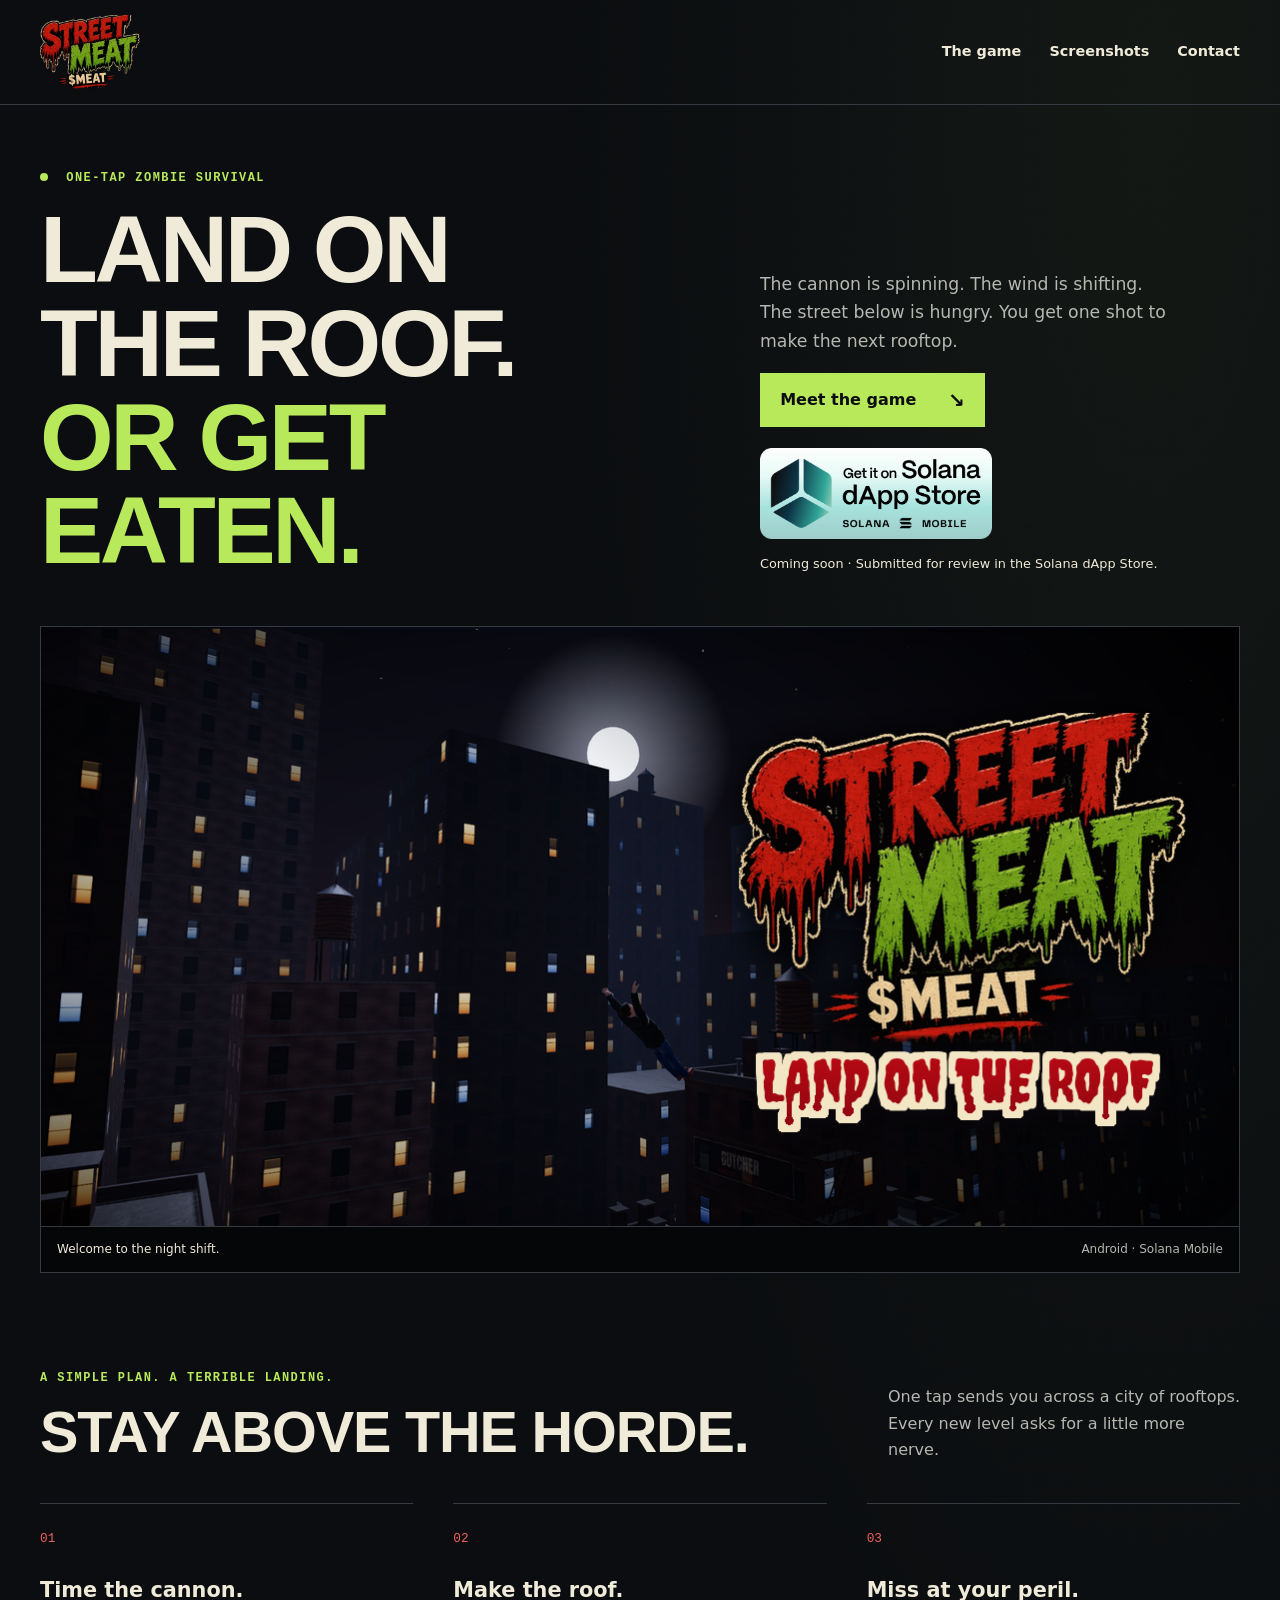
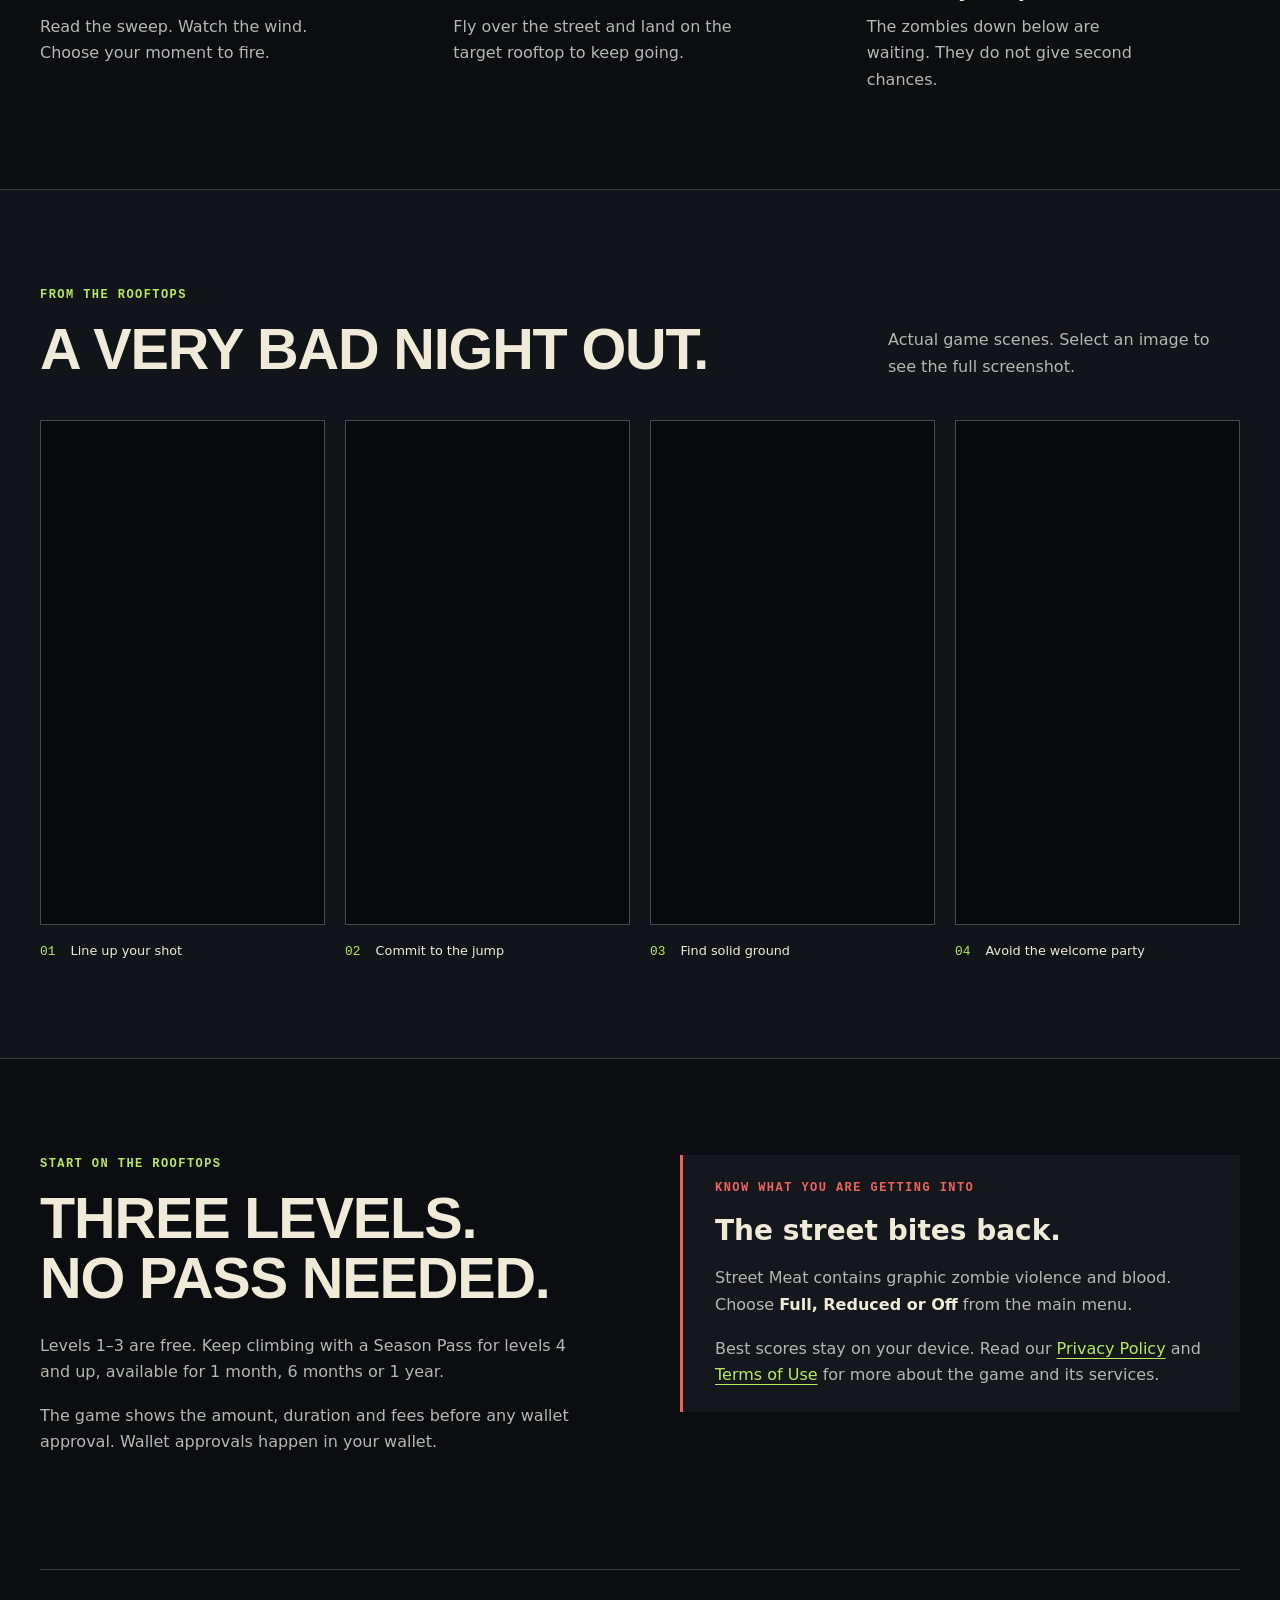
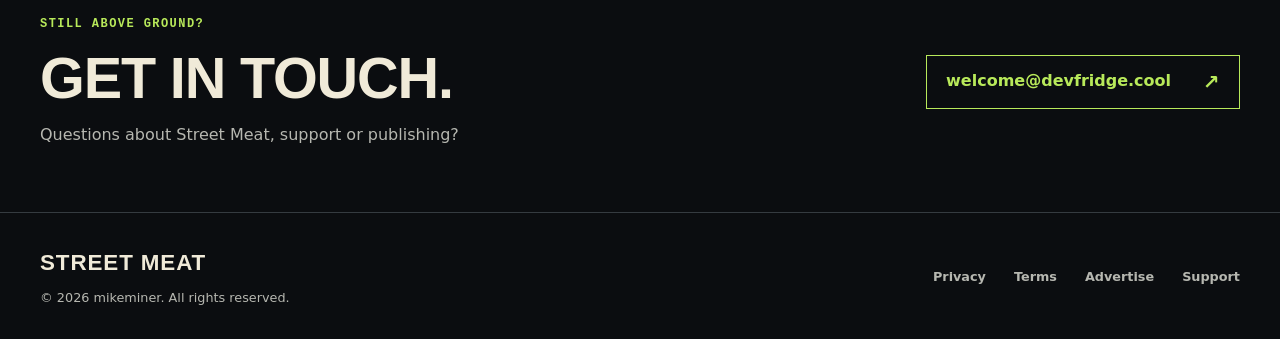
<file: docs/index.html>
<!doctype html>
<html lang="en">
<head>
  <meta charset="utf-8">
  <meta name="viewport" content="width=device-width, initial-scale=1">
  <meta name="color-scheme" content="dark">
  <meta name="theme-color" content="#0b0d10">
  <meta name="description" content="Street Meat: a one-tap zombie survival game for Solana Mobile. Time the cannon, land on the roof, and stay off the street.">
  <meta http-equiv="Content-Security-Policy" content="default-src 'none'; img-src 'self'; style-src 'self'; base-uri 'none'; form-action 'none'">
  <meta property="og:type" content="website">
  <meta property="og:title" content="Street Meat — Land on the roof. Or get eaten.">
  <meta property="og:description" content="One tap. One shot. A street full of zombies. Coming to the Solana dApp Store.">
  <meta property="og:url" content="https://streetmeatgame.com/">
  <meta property="og:image" content="https://streetmeatgame.com/assets/banner-1200x600.png">
  <meta property="og:image:width" content="1200">
  <meta property="og:image:height" content="600">
  <link rel="canonical" href="https://streetmeatgame.com/">
  <link rel="icon" href="favicon.ico" sizes="any">
  <link rel="icon" type="image/png" sizes="192x192" href="icon-192.png">
  <link rel="apple-touch-icon" href="apple-touch-icon.png">
  <link rel="stylesheet" href="styles.css">
  <title>Street Meat — Land on the roof. Or get eaten.</title>
</head>
<body>
  <a class="skip-link" href="#main">Skip to content</a>
  <header class="site-header">
    <div class="container header-inner">
      <a class="brand" href="./" aria-label="Street Meat home">
        <img src="assets/street-meat-logo.webp" width="651" height="479" alt="Street Meat">
      </a>
      <nav aria-label="Main navigation">
        <a href="#gameplay">The game</a>
        <a href="#screenshots">Screenshots</a>
        <a href="mailto:welcome@devfridge.cool">Contact</a>
      </nav>
    </div>
  </header>

  <main id="main">
    <section class="hero container" aria-labelledby="hero-title">
      <div class="hero-intro">
        <div>
          <p class="eyebrow"><span class="status-dot" aria-hidden="true"></span> One-tap zombie survival</p>
          <h1 id="hero-title">Land on the roof.<br><span>Or get eaten.</span></h1>
        </div>
        <div class="hero-copy">
          <p>The cannon is spinning. The wind is shifting. The street below is hungry. You get one shot to make the next rooftop.</p>
          <a class="button" href="#gameplay">Meet the game <span aria-hidden="true">↘</span></a>
          <a class="store-badge" href="solanadappstore://details?id=app.streetmeat.game" aria-label="Open Street Meat in the Solana dApp Store" aria-describedby="store-status">
            <img src="assets/solana-dapp-store-badge.png" width="696" height="273" alt="Get it on Solana dApp Store">
          </a>
          <p class="release-status" id="store-status">Coming soon · Submitted for review in the Solana dApp Store.</p>
        </div>
      </div>
      <figure class="hero-art">
        <img src="assets/banner-1200x600.png" width="1200" height="600" alt="A survivor flies between moonlit city rooftops beside the Street Meat logo and the words Land on the Roof." fetchpriority="high">
        <figcaption><span>Welcome to the night shift.</span><span>Android · Solana Mobile</span></figcaption>
      </figure>
    </section>

    <section class="section container" id="gameplay" aria-labelledby="gameplay-title">
      <div class="section-heading">
        <div><p class="eyebrow">A simple plan. A terrible landing.</p><h2 id="gameplay-title">Stay above the horde.</h2></div>
        <p>One tap sends you across a city of rooftops. Every new level asks for a little more nerve.</p>
      </div>
      <ol class="steps">
        <li><span class="step-number" aria-hidden="true">01</span><h3>Time the cannon.</h3><p>Read the sweep. Watch the wind. Choose your moment to fire.</p></li>
        <li><span class="step-number" aria-hidden="true">02</span><h3>Make the roof.</h3><p>Fly over the street and land on the target rooftop to keep going.</p></li>
        <li><span class="step-number" aria-hidden="true">03</span><h3>Miss at your peril.</h3><p>The zombies down below are waiting. They do not give second chances.</p></li>
      </ol>
    </section>

    <section class="section screenshot-section" id="screenshots" aria-labelledby="screenshots-title">
      <div class="container">
        <div class="section-heading">
          <div><p class="eyebrow">From the rooftops</p><h2 id="screenshots-title">A very bad night out.</h2></div>
          <p>Actual game scenes. Select an image to see the full screenshot.</p>
        </div>
        <div class="screenshots">
          <figure><a href="assets/screenshot-01.png"><img src="assets/screenshot-01.png" width="1080" height="1920" alt="Aim the cannon: the rooftop launcher is ready to fire over the city." loading="lazy" decoding="async"></a><figcaption><span>01</span> Line up your shot</figcaption></figure>
          <figure><a href="assets/screenshot-02.png"><img src="assets/screenshot-02.png" width="1080" height="1920" alt="Fly or feed them: the survivor flies through the air above the zombie horde." loading="lazy" decoding="async"></a><figcaption><span>02</span> Commit to the jump</figcaption></figure>
          <figure><a href="assets/screenshot-03.png"><img src="assets/screenshot-03.png" width="1080" height="1920" alt="Land on the roof: the survivor reaches the target rooftop." loading="lazy" decoding="async"></a><figcaption><span>03</span> Find solid ground</figcaption></figure>
          <figure><a href="assets/screenshot-04.png"><img src="assets/screenshot-04.png" width="1080" height="1920" alt="Miss and the street eats you: zombies surround the fallen survivor in Reduced gore mode." loading="lazy" decoding="async"></a><figcaption><span>04</span> Avoid the welcome party</figcaption></figure>
        </div>
      </div>
    </section>

    <section class="section container play-details" aria-labelledby="play-title">
      <div>
        <p class="eyebrow">Start on the rooftops</p>
        <h2 id="play-title">Three levels.<br>No pass needed.</h2>
        <p>Levels 1–3 are free. Keep climbing with a Season Pass for levels 4 and up, available for 1 month, 6 months or 1 year.</p>
        <p>The game shows the amount, duration and fees before any wallet approval. Wallet approvals happen in your wallet.</p>
      </div>
      <aside class="content-note" aria-labelledby="content-title">
        <p class="eyebrow">Know what you are getting into</p>
        <h3 id="content-title">The street bites back.</h3>
        <p>Street Meat contains graphic zombie violence and blood. Choose <strong>Full, Reduced or Off</strong> from the main menu.</p>
        <p>Best scores stay on your device. Read our <a href="privacy/">Privacy Policy</a> and <a href="terms/">Terms of Use</a> for more about the game and its services.</p>
      </aside>
    </section>

    <section class="contact-section container" aria-labelledby="contact-title">
      <div><p class="eyebrow">Still above ground?</p><h2 id="contact-title">Get in touch.</h2><p>Questions about Street Meat, support or publishing?</p></div>
      <a class="button button-outline" href="mailto:welcome@devfridge.cool">welcome@devfridge.cool <span aria-hidden="true">↗</span></a>
    </section>
  </main>

  <footer class="site-footer">
    <div class="container footer-inner">
      <div><p class="footer-title">STREET MEAT</p><p>© 2026 mikeminer. All rights reserved.</p></div>
      <nav aria-label="Legal and support"><a href="privacy/">Privacy</a><a href="terms/">Terms</a><a href="advertise/">Advertise</a><a href="mailto:welcome@devfridge.cool">Support</a></nav>
    </div>
  </footer>
</body>
</html>
</file>
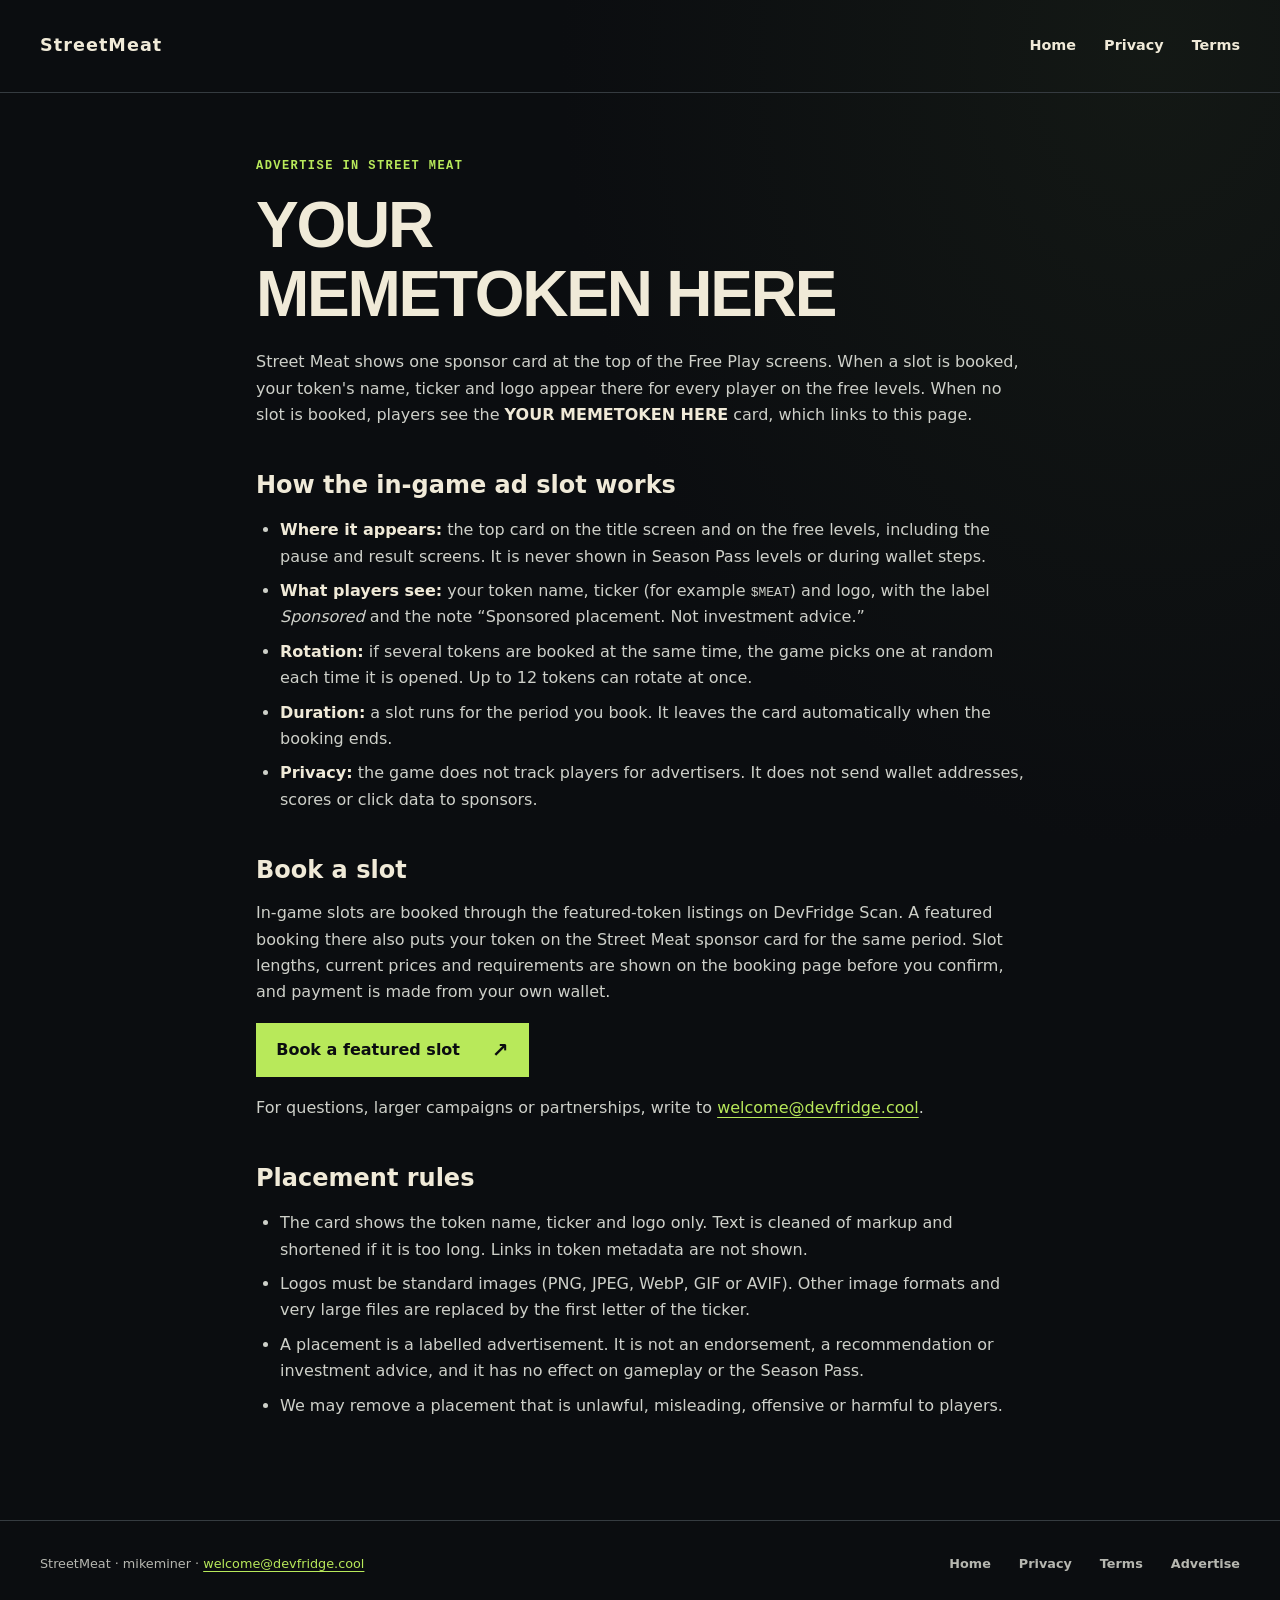
<file: docs/advertise/index.html>
<!doctype html>
<html lang="en">
<head>
  <meta charset="utf-8">
  <meta name="viewport" content="width=device-width, initial-scale=1">
  <meta name="description" content="Put your memetoken on the Street Meat Free Play sponsor card: how in-game ad slots work and how to book one.">
  <meta name="theme-color" content="#0c1010">
  <title>YOUR MEMETOKEN HERE — Advertise in Street Meat</title>
  <link rel="canonical" href="https://streetmeatgame.com/advertise/">
  <link rel="icon" href="../favicon.ico" sizes="any">
  <link rel="icon" type="image/png" sizes="192x192" href="../icon-192.png">
  <link rel="stylesheet" href="../styles.css">
</head>
<body class="legal">
  <a class="skip-link" href="#main">Skip to content</a>
  <header class="site-header">
    <div class="container header-inner">
      <a class="brand" href="../" aria-label="Street Meat home">StreetMeat</a>
      <nav aria-label="Main navigation"><a href="../">Home</a> <a href="../privacy/">Privacy</a> <a href="../terms/">Terms</a></nav>
    </div>
  </header>
  <main id="main" class="container">
    <p class="eyebrow">Advertise in Street Meat</p>
    <h1>YOUR MEMETOKEN HERE</h1>
    <p>Street Meat shows one sponsor card at the top of the Free Play screens. When a slot is booked, your token's name, ticker and logo appear there for every player on the free levels. When no slot is booked, players see the <strong>YOUR MEMETOKEN HERE</strong> card, which links to this page.</p>

    <h2>How the in-game ad slot works</h2>
    <ul>
      <li><strong>Where it appears:</strong> the top card on the title screen and on the free levels, including the pause and result screens. It is never shown in Season Pass levels or during wallet steps.</li>
      <li><strong>What players see:</strong> your token name, ticker (for example <code>$MEAT</code>) and logo, with the label <em>Sponsored</em> and the note “Sponsored placement. Not investment advice.”</li>
      <li><strong>Rotation:</strong> if several tokens are booked at the same time, the game picks one at random each time it is opened. Up to 12 tokens can rotate at once.</li>
      <li><strong>Duration:</strong> a slot runs for the period you book. It leaves the card automatically when the booking ends.</li>
      <li><strong>Privacy:</strong> the game does not track players for advertisers. It does not send wallet addresses, scores or click data to sponsors.</li>
    </ul>

    <h2>Book a slot</h2>
    <p>In-game slots are booked through the featured-token listings on DevFridge Scan. A featured booking there also puts your token on the Street Meat sponsor card for the same period. Slot lengths, current prices and requirements are shown on the booking page before you confirm, and payment is made from your own wallet.</p>
    <p><a class="button" href="https://scan.devfridge.cool/#feature" rel="sponsored noopener">Book a featured slot <span aria-hidden="true">↗</span></a></p>
    <p>For questions, larger campaigns or partnerships, write to <a href="mailto:welcome@devfridge.cool?subject=Street%20Meat%20ad%20slot">welcome@devfridge.cool</a>.</p>

    <h2>Placement rules</h2>
    <ul>
      <li>The card shows the token name, ticker and logo only. Text is cleaned of markup and shortened if it is too long. Links in token metadata are not shown.</li>
      <li>Logos must be standard images (PNG, JPEG, WebP, GIF or AVIF). Other image formats and very large files are replaced by the first letter of the ticker.</li>
      <li>A placement is a labelled advertisement. It is not an endorsement, a recommendation or investment advice, and it has no effect on gameplay or the Season Pass.</li>
      <li>We may remove a placement that is unlawful, misleading, offensive or harmful to players.</li>
    </ul>
  </main>
  <footer class="site-footer">
    <div class="container footer-inner">
      <p>StreetMeat · mikeminer · <a href="mailto:welcome@devfridge.cool">welcome@devfridge.cool</a></p>
      <nav aria-label="Legal navigation"><a href="../">Home</a> <a href="../privacy/">Privacy</a> <a href="../terms/">Terms</a> <a href="../advertise/" aria-current="page">Advertise</a></nav>
    </div>
  </footer>
</body>
</html>
</file>
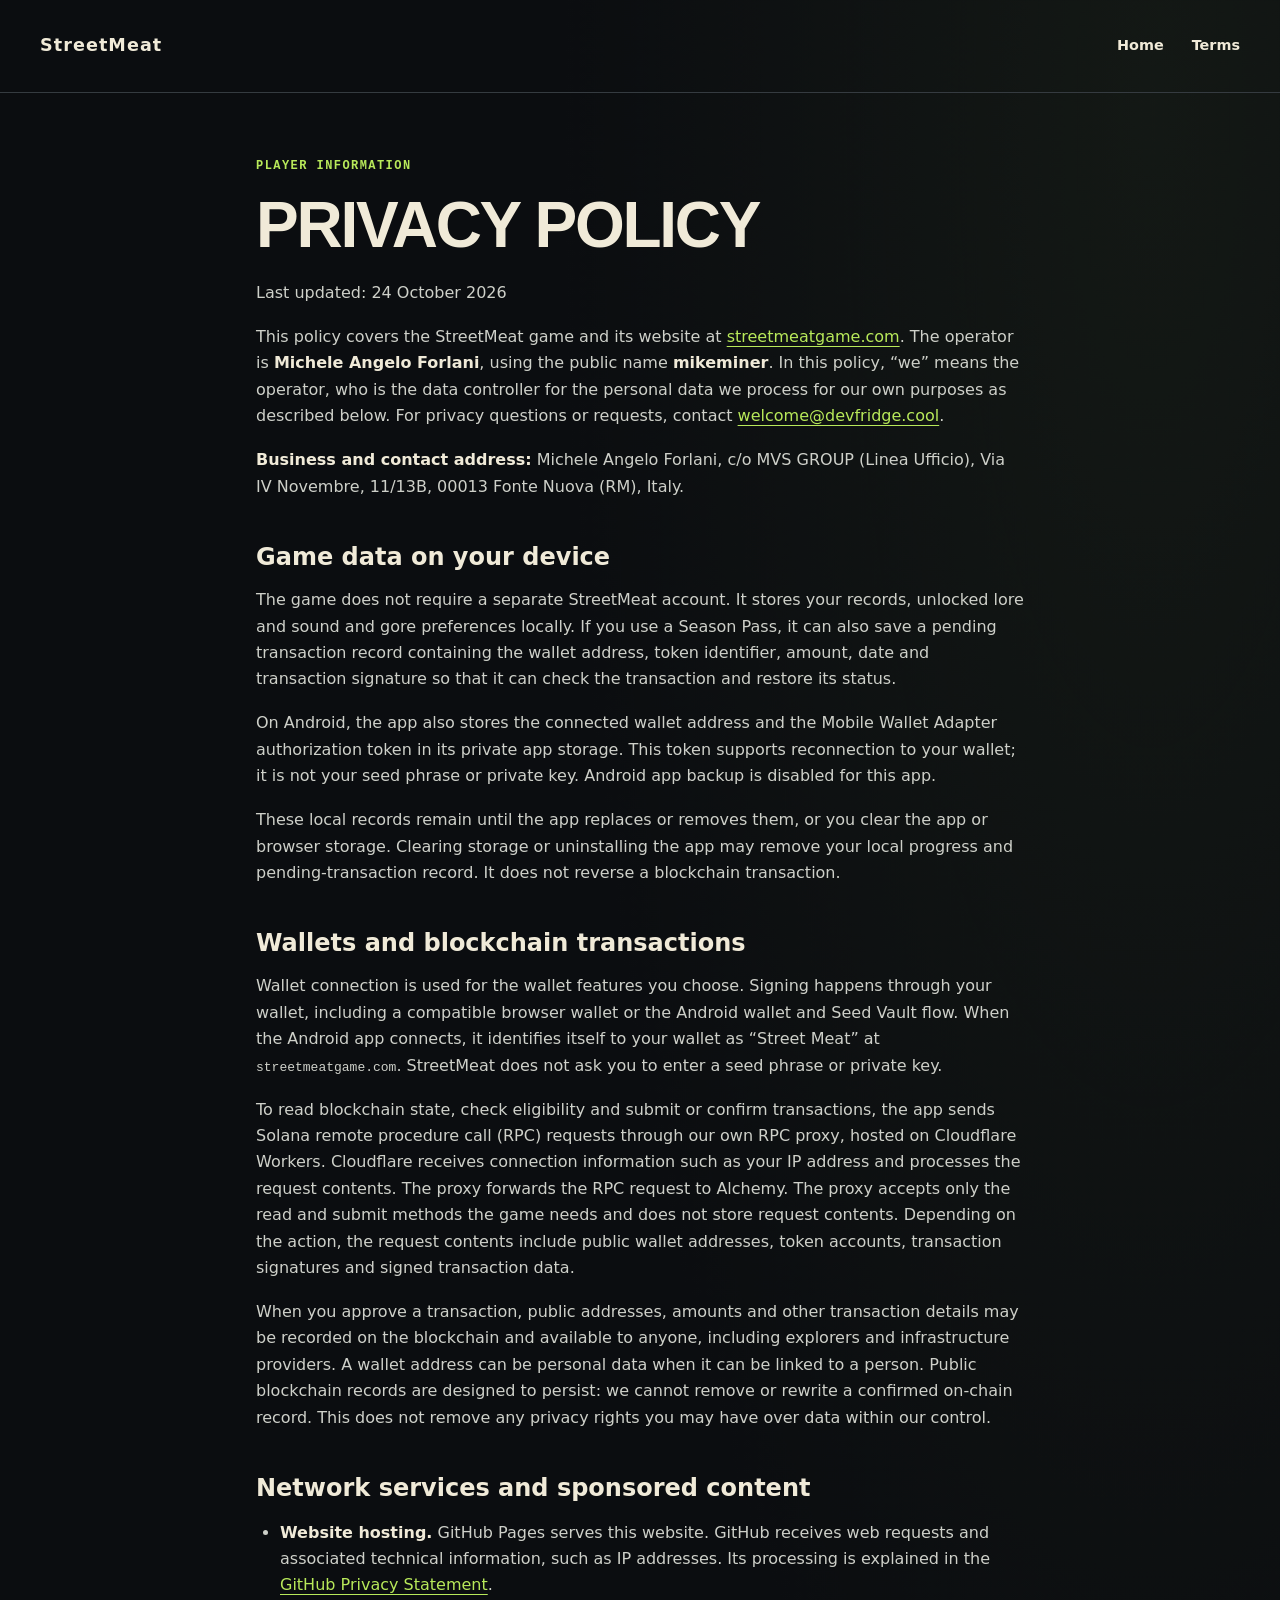
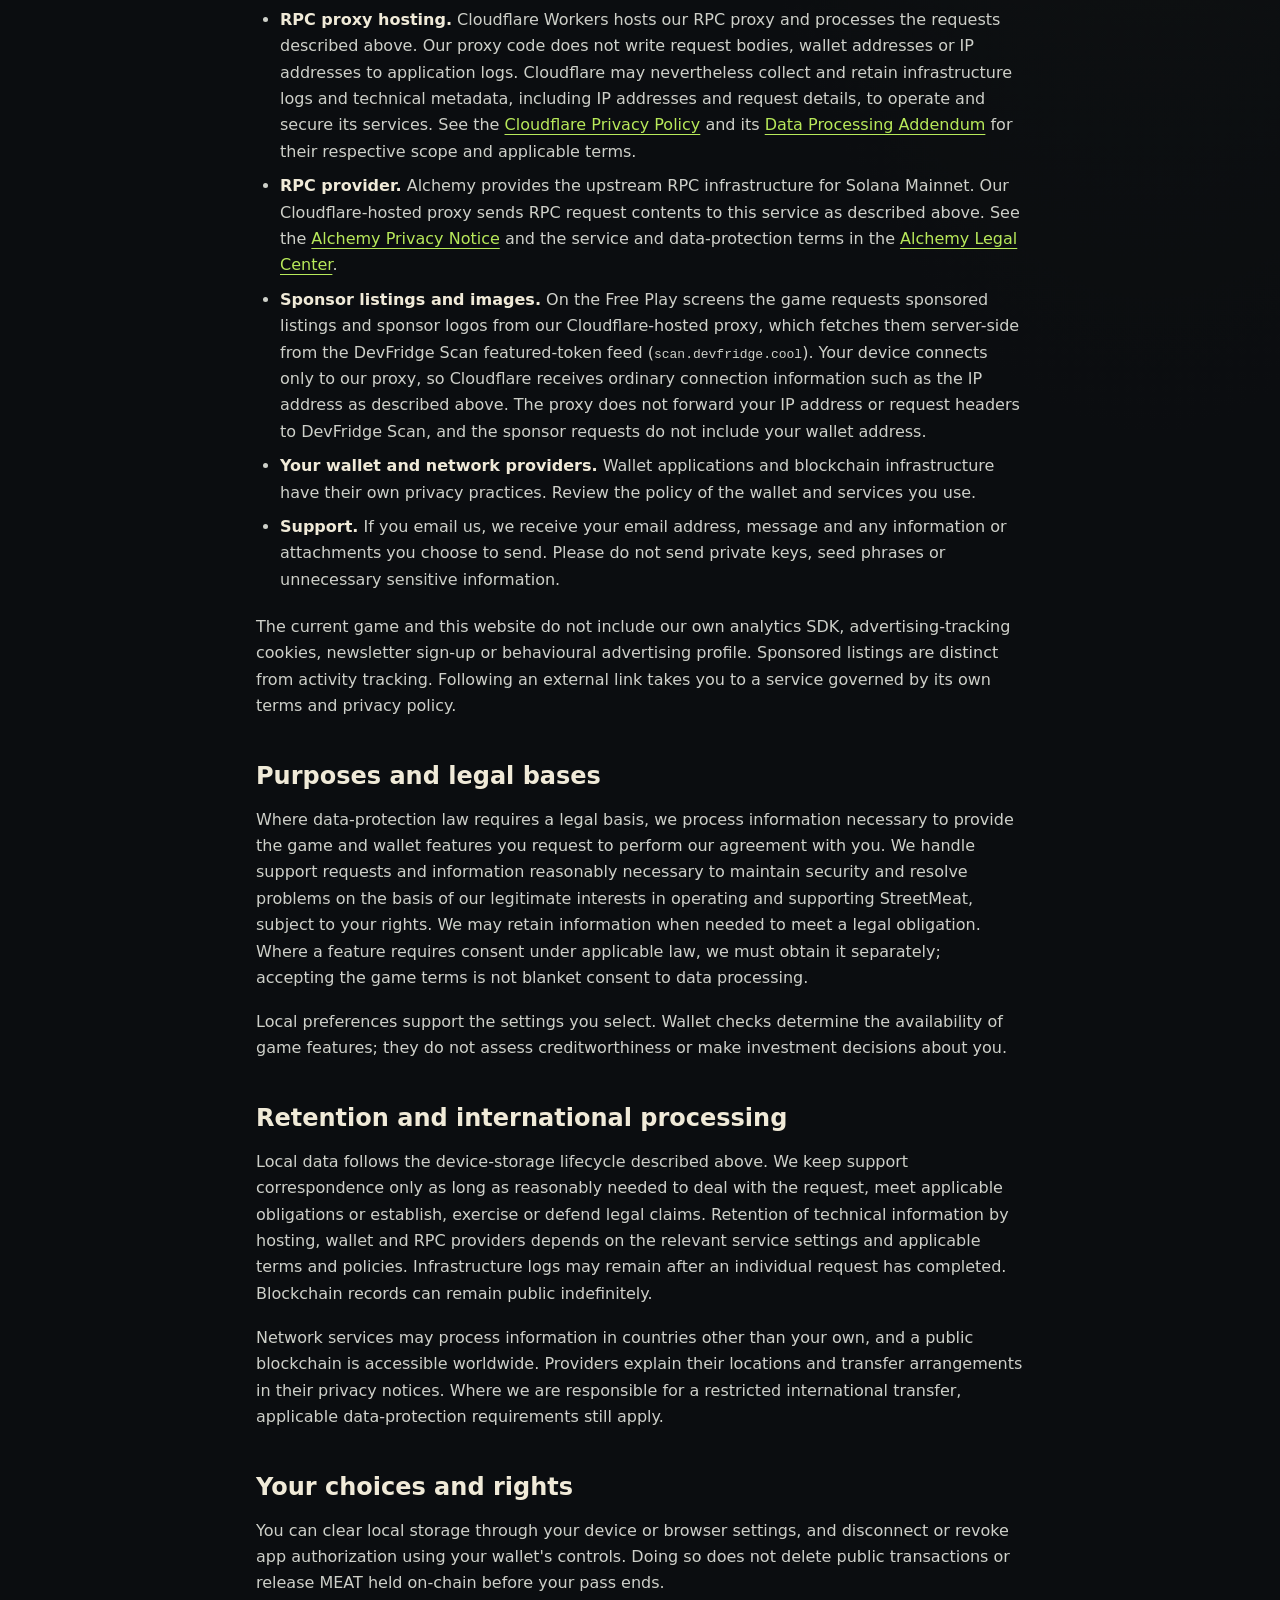
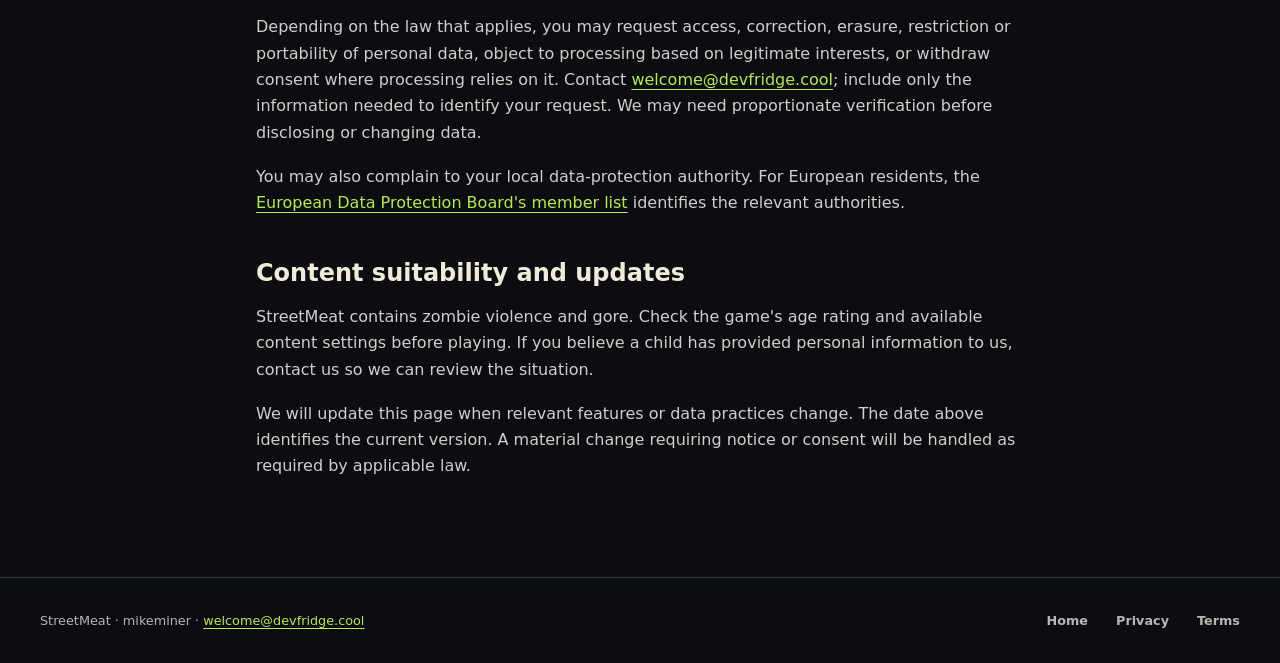
<file: docs/privacy/index.html>
<!doctype html>
<html lang="en">
<head>
  <meta charset="utf-8">
  <meta name="viewport" content="width=device-width, initial-scale=1">
  <meta name="description" content="How StreetMeat handles local game saves, wallet connections, blockchain transactions and website visits.">
  <meta name="theme-color" content="#0c1010">
  <title>Privacy Policy — StreetMeat</title>
  <link rel="canonical" href="https://streetmeatgame.com/privacy/">
  <link rel="icon" href="../favicon.ico" sizes="any">
  <link rel="icon" type="image/png" sizes="192x192" href="../icon-192.png">
  <link rel="stylesheet" href="../styles.css">
</head>
<body class="legal">
  <a class="skip-link" href="#main">Skip to content</a>
  <header class="site-header">
    <div class="container header-inner">
      <a class="brand" href="../" aria-label="StreetMeat home">StreetMeat</a>
      <nav aria-label="Main navigation"><a href="../">Home</a> <a href="../terms/">Terms</a></nav>
    </div>
  </header>
  <main id="main" class="container">
    <p class="eyebrow">Player information</p>
    <h1>Privacy Policy</h1>
    <p>Last updated: <time datetime="2026-10-24">24 October 2026</time></p>
    <p>This policy covers the StreetMeat game and its website at <a href="https://streetmeatgame.com/">streetmeatgame.com</a>. The operator is <strong>Michele Angelo Forlani</strong>, using the public name <strong>mikeminer</strong>. In this policy, “we” means the operator, who is the data controller for the personal data we process for our own purposes as described below. For privacy questions or requests, contact <a href="mailto:welcome@devfridge.cool">welcome@devfridge.cool</a>.</p>
    <p><strong>Business and contact address:</strong> Michele Angelo Forlani, c/o MVS GROUP (Linea Ufficio), Via IV Novembre, 11/13B, 00013 Fonte Nuova (RM), Italy.</p>

    <h2>Game data on your device</h2>
    <p>The game does not require a separate StreetMeat account. It stores your records, unlocked lore and sound and gore preferences locally. If you use a Season Pass, it can also save a pending transaction record containing the wallet address, token identifier, amount, date and transaction signature so that it can check the transaction and restore its status.</p>
    <p>On Android, the app also stores the connected wallet address and the Mobile Wallet Adapter authorization token in its private app storage. This token supports reconnection to your wallet; it is not your seed phrase or private key. Android app backup is disabled for this app.</p>
    <p>These local records remain until the app replaces or removes them, or you clear the app or browser storage. Clearing storage or uninstalling the app may remove your local progress and pending-transaction record. It does not reverse a blockchain transaction.</p>

    <h2>Wallets and blockchain transactions</h2>
    <p>Wallet connection is used for the wallet features you choose. Signing happens through your wallet, including a compatible browser wallet or the Android wallet and Seed Vault flow. When the Android app connects, it identifies itself to your wallet as “Street Meat” at <code>streetmeatgame.com</code>. StreetMeat does not ask you to enter a seed phrase or private key.</p>
    <p>To read blockchain state, check eligibility and submit or confirm transactions, the app sends Solana remote procedure call (RPC) requests through our own RPC proxy, hosted on Cloudflare Workers. Cloudflare receives connection information such as your IP address and processes the request contents. The proxy forwards the RPC request to Alchemy. The proxy accepts only the read and submit methods the game needs and does not store request contents. Depending on the action, the request contents include public wallet addresses, token accounts, transaction signatures and signed transaction data.</p>
    <p>When you approve a transaction, public addresses, amounts and other transaction details may be recorded on the blockchain and available to anyone, including explorers and infrastructure providers. A wallet address can be personal data when it can be linked to a person. Public blockchain records are designed to persist: we cannot remove or rewrite a confirmed on-chain record. This does not remove any privacy rights you may have over data within our control.</p>

    <h2>Network services and sponsored content</h2>
    <ul>
      <li><strong>Website hosting.</strong> GitHub Pages serves this website. GitHub receives web requests and associated technical information, such as IP addresses. Its processing is explained in the <a href="https://docs.github.com/en/site-policy/privacy-policies/github-general-privacy-statement">GitHub Privacy Statement</a>.</li>
      <li><strong>RPC proxy hosting.</strong> Cloudflare Workers hosts our RPC proxy and processes the requests described above. Our proxy code does not write request bodies, wallet addresses or IP addresses to application logs. Cloudflare may nevertheless collect and retain infrastructure logs and technical metadata, including IP addresses and request details, to operate and secure its services. See the <a href="https://www.cloudflare.com/privacypolicy/">Cloudflare Privacy Policy</a> and its <a href="https://www.cloudflare.com/cloudflare-customer-dpa/">Data Processing Addendum</a> for their respective scope and applicable terms.</li>
      <li><strong>RPC provider.</strong> Alchemy provides the upstream RPC infrastructure for Solana Mainnet. Our Cloudflare-hosted proxy sends RPC request contents to this service as described above. See the <a href="https://www.alchemy.com/terms-conditions/privacy-policy">Alchemy Privacy Notice</a> and the service and data-protection terms in the <a href="https://legal.alchemy.com/">Alchemy Legal Center</a>.</li>
      <li><strong>Sponsor listings and images.</strong> On the Free Play screens the game requests sponsored listings and sponsor logos from our Cloudflare-hosted proxy, which fetches them server-side from the DevFridge Scan featured-token feed (<code>scan.devfridge.cool</code>). Your device connects only to our proxy, so Cloudflare receives ordinary connection information such as the IP address as described above. The proxy does not forward your IP address or request headers to DevFridge Scan, and the sponsor requests do not include your wallet address.</li>
      <li><strong>Your wallet and network providers.</strong> Wallet applications and blockchain infrastructure have their own privacy practices. Review the policy of the wallet and services you use.</li>
      <li><strong>Support.</strong> If you email us, we receive your email address, message and any information or attachments you choose to send. Please do not send private keys, seed phrases or unnecessary sensitive information.</li>
    </ul>
    <p>The current game and this website do not include our own analytics SDK, advertising-tracking cookies, newsletter sign-up or behavioural advertising profile. Sponsored listings are distinct from activity tracking. Following an external link takes you to a service governed by its own terms and privacy policy.</p>

    <h2>Purposes and legal bases</h2>
    <p>Where data-protection law requires a legal basis, we process information necessary to provide the game and wallet features you request to perform our agreement with you. We handle support requests and information reasonably necessary to maintain security and resolve problems on the basis of our legitimate interests in operating and supporting StreetMeat, subject to your rights. We may retain information when needed to meet a legal obligation. Where a feature requires consent under applicable law, we must obtain it separately; accepting the game terms is not blanket consent to data processing.</p>
    <p>Local preferences support the settings you select. Wallet checks determine the availability of game features; they do not assess creditworthiness or make investment decisions about you.</p>

    <h2>Retention and international processing</h2>
    <p>Local data follows the device-storage lifecycle described above. We keep support correspondence only as long as reasonably needed to deal with the request, meet applicable obligations or establish, exercise or defend legal claims. Retention of technical information by hosting, wallet and RPC providers depends on the relevant service settings and applicable terms and policies. Infrastructure logs may remain after an individual request has completed. Blockchain records can remain public indefinitely.</p>
    <p>Network services may process information in countries other than your own, and a public blockchain is accessible worldwide. Providers explain their locations and transfer arrangements in their privacy notices. Where we are responsible for a restricted international transfer, applicable data-protection requirements still apply.</p>

    <h2>Your choices and rights</h2>
    <p>You can clear local storage through your device or browser settings, and disconnect or revoke app authorization using your wallet's controls. Doing so does not delete public transactions or release MEAT held on-chain before your pass ends.</p>
    <p>Depending on the law that applies, you may request access, correction, erasure, restriction or portability of personal data, object to processing based on legitimate interests, or withdraw consent where processing relies on it. Contact <a href="mailto:welcome@devfridge.cool">welcome@devfridge.cool</a>; include only the information needed to identify your request. We may need proportionate verification before disclosing or changing data.</p>
    <p>You may also complain to your local data-protection authority. For European residents, the <a href="https://www.edpb.europa.eu/about-edpb/about-edpb/members_en">European Data Protection Board's member list</a> identifies the relevant authorities.</p>

    <h2>Content suitability and updates</h2>
    <p>StreetMeat contains zombie violence and gore. Check the game's age rating and available content settings before playing. If you believe a child has provided personal information to us, contact us so we can review the situation.</p>
    <p>We will update this page when relevant features or data practices change. The date above identifies the current version. A material change requiring notice or consent will be handled as required by applicable law.</p>
  </main>
  <footer class="site-footer">
    <div class="container footer-inner">
      <p>StreetMeat · mikeminer · <a href="mailto:welcome@devfridge.cool">welcome@devfridge.cool</a></p>
      <nav aria-label="Legal navigation"><a href="../">Home</a> <a href="../privacy/" aria-current="page">Privacy</a> <a href="../terms/">Terms</a></nav>
    </div>
  </footer>
</body>
</html>
</file>
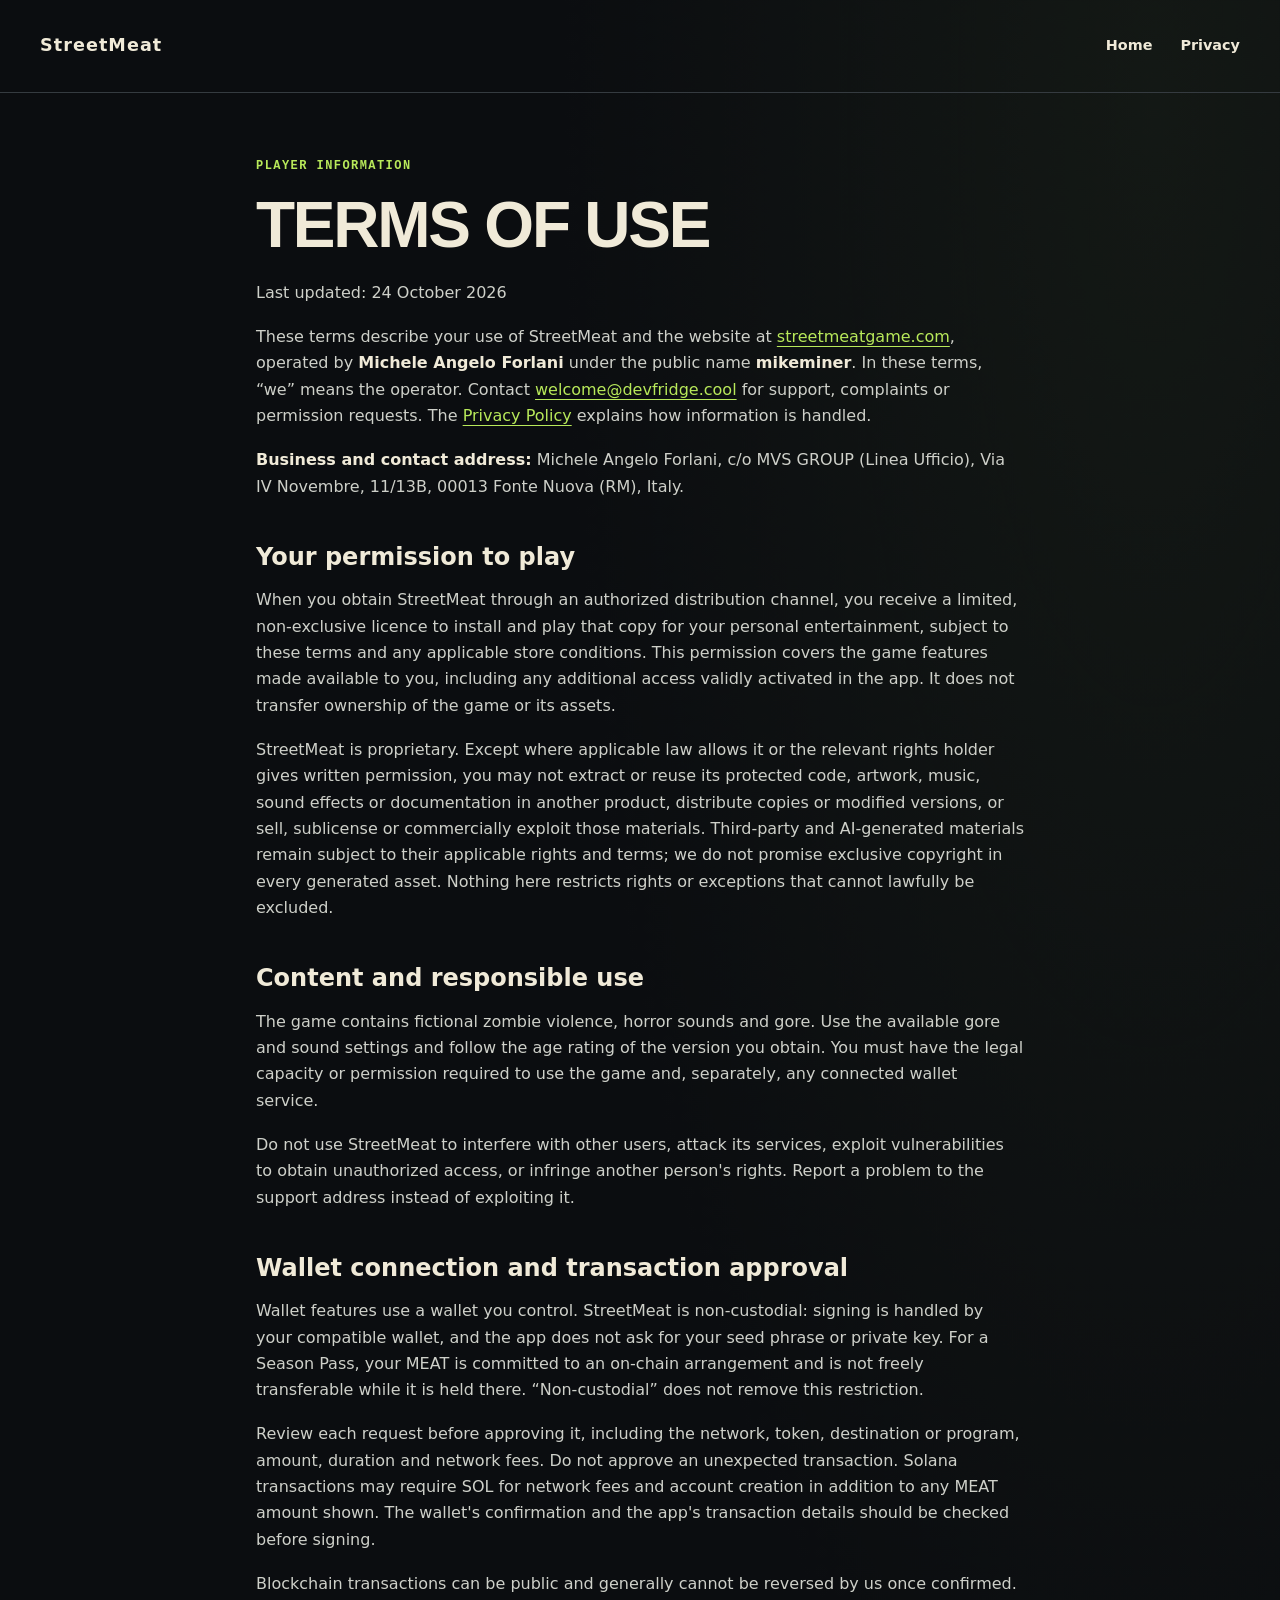
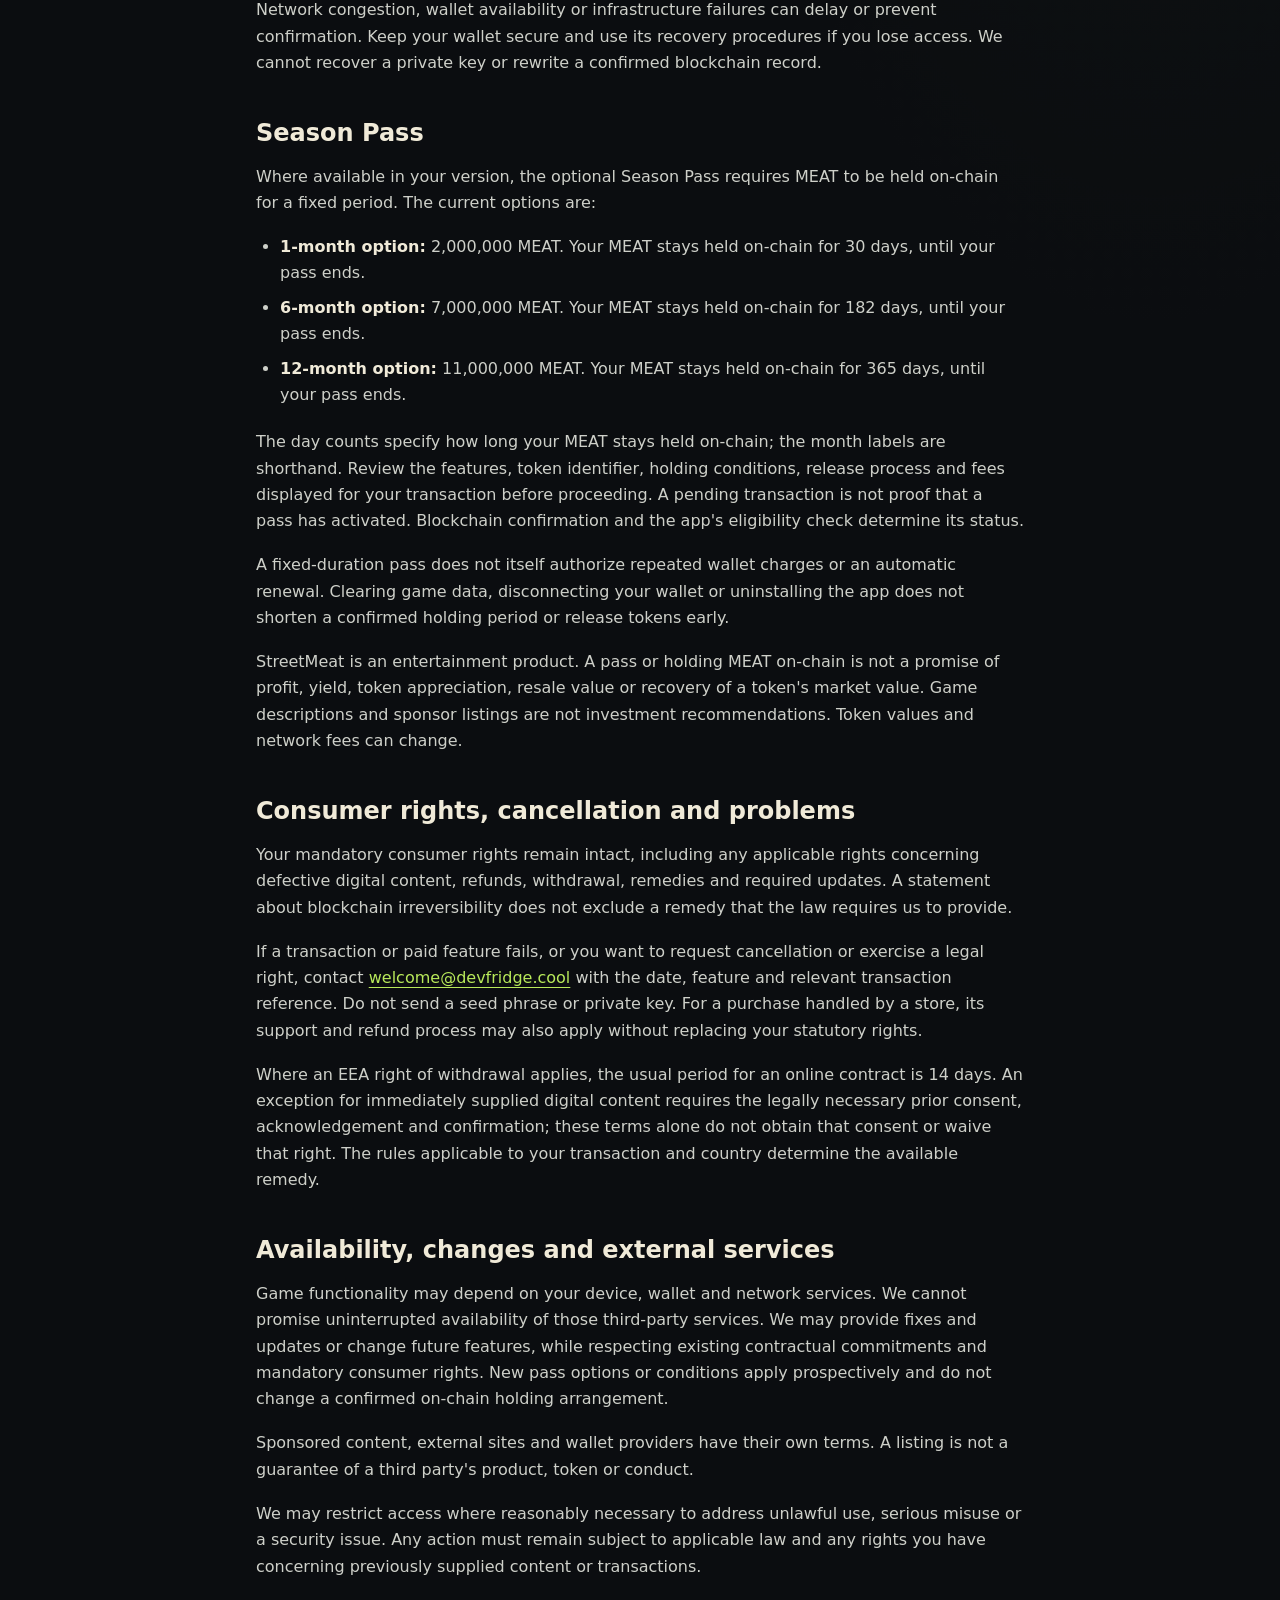
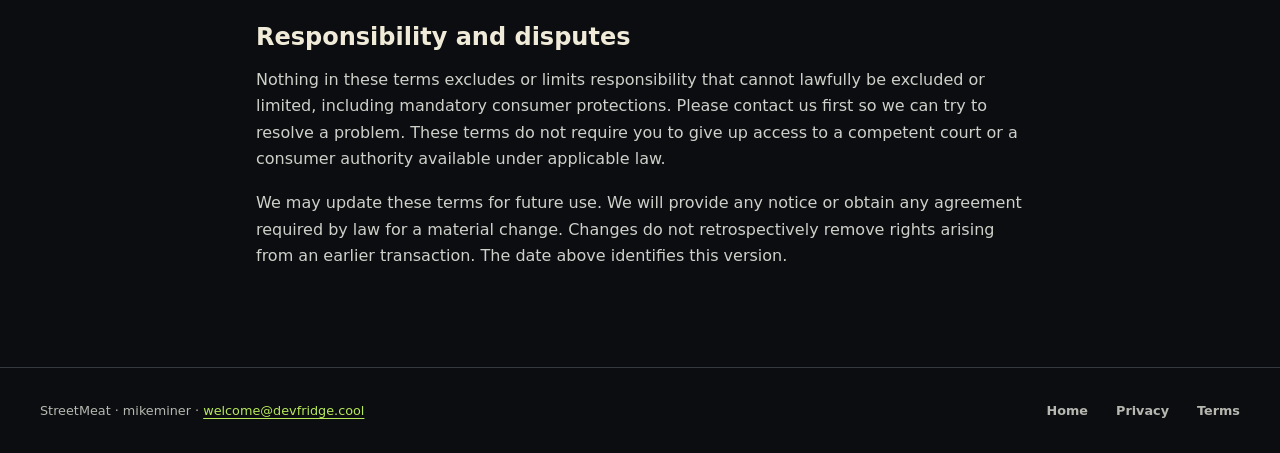
<file: docs/terms/index.html>
<!doctype html>
<html lang="en">
<head>
  <meta charset="utf-8">
  <meta name="viewport" content="width=device-width, initial-scale=1">
  <meta name="description" content="StreetMeat terms for playing the game, proprietary materials, wallet features and MEAT held on-chain for a Season Pass.">
  <meta name="theme-color" content="#0c1010">
  <title>Terms of Use — StreetMeat</title>
  <link rel="canonical" href="https://streetmeatgame.com/terms/">
  <link rel="icon" href="../favicon.ico" sizes="any">
  <link rel="icon" type="image/png" sizes="192x192" href="../icon-192.png">
  <link rel="stylesheet" href="../styles.css">
</head>
<body class="legal">
  <a class="skip-link" href="#main">Skip to content</a>
  <header class="site-header">
    <div class="container header-inner">
      <a class="brand" href="../" aria-label="StreetMeat home">StreetMeat</a>
      <nav aria-label="Main navigation"><a href="../">Home</a> <a href="../privacy/">Privacy</a></nav>
    </div>
  </header>
  <main id="main" class="container">
    <p class="eyebrow">Player information</p>
    <h1>Terms of Use</h1>
    <p>Last updated: <time datetime="2026-10-24">24 October 2026</time></p>
    <p>These terms describe your use of StreetMeat and the website at <a href="https://streetmeatgame.com/">streetmeatgame.com</a>, operated by <strong>Michele Angelo Forlani</strong> under the public name <strong>mikeminer</strong>. In these terms, “we” means the operator. Contact <a href="mailto:welcome@devfridge.cool">welcome@devfridge.cool</a> for support, complaints or permission requests. The <a href="../privacy/">Privacy Policy</a> explains how information is handled.</p>
    <p><strong>Business and contact address:</strong> Michele Angelo Forlani, c/o MVS GROUP (Linea Ufficio), Via IV Novembre, 11/13B, 00013 Fonte Nuova (RM), Italy.</p>

    <h2>Your permission to play</h2>
    <p>When you obtain StreetMeat through an authorized distribution channel, you receive a limited, non-exclusive licence to install and play that copy for your personal entertainment, subject to these terms and any applicable store conditions. This permission covers the game features made available to you, including any additional access validly activated in the app. It does not transfer ownership of the game or its assets.</p>
    <p>StreetMeat is proprietary. Except where applicable law allows it or the relevant rights holder gives written permission, you may not extract or reuse its protected code, artwork, music, sound effects or documentation in another product, distribute copies or modified versions, or sell, sublicense or commercially exploit those materials. Third-party and AI-generated materials remain subject to their applicable rights and terms; we do not promise exclusive copyright in every generated asset. Nothing here restricts rights or exceptions that cannot lawfully be excluded.</p>

    <h2>Content and responsible use</h2>
    <p>The game contains fictional zombie violence, horror sounds and gore. Use the available gore and sound settings and follow the age rating of the version you obtain. You must have the legal capacity or permission required to use the game and, separately, any connected wallet service.</p>
    <p>Do not use StreetMeat to interfere with other users, attack its services, exploit vulnerabilities to obtain unauthorized access, or infringe another person's rights. Report a problem to the support address instead of exploiting it.</p>

    <h2>Wallet connection and transaction approval</h2>
    <p>Wallet features use a wallet you control. StreetMeat is non-custodial: signing is handled by your compatible wallet, and the app does not ask for your seed phrase or private key. For a Season Pass, your MEAT is committed to an on-chain arrangement and is not freely transferable while it is held there. “Non-custodial” does not remove this restriction.</p>
    <p>Review each request before approving it, including the network, token, destination or program, amount, duration and network fees. Do not approve an unexpected transaction. Solana transactions may require SOL for network fees and account creation in addition to any MEAT amount shown. The wallet's confirmation and the app's transaction details should be checked before signing.</p>
    <p>Blockchain transactions can be public and generally cannot be reversed by us once confirmed. Network congestion, wallet availability or infrastructure failures can delay or prevent confirmation. Keep your wallet secure and use its recovery procedures if you lose access. We cannot recover a private key or rewrite a confirmed blockchain record.</p>

    <h2>Season Pass</h2>
    <p>Where available in your version, the optional Season Pass requires MEAT to be held on-chain for a fixed period. The current options are:</p>
    <ul>
      <li><strong>1-month option:</strong> 2,000,000 MEAT. Your MEAT stays held on-chain for 30 days, until your pass ends.</li>
      <li><strong>6-month option:</strong> 7,000,000 MEAT. Your MEAT stays held on-chain for 182 days, until your pass ends.</li>
      <li><strong>12-month option:</strong> 11,000,000 MEAT. Your MEAT stays held on-chain for 365 days, until your pass ends.</li>
    </ul>
    <p>The day counts specify how long your MEAT stays held on-chain; the month labels are shorthand. Review the features, token identifier, holding conditions, release process and fees displayed for your transaction before proceeding. A pending transaction is not proof that a pass has activated. Blockchain confirmation and the app's eligibility check determine its status.</p>
    <p>A fixed-duration pass does not itself authorize repeated wallet charges or an automatic renewal. Clearing game data, disconnecting your wallet or uninstalling the app does not shorten a confirmed holding period or release tokens early.</p>
    <p>StreetMeat is an entertainment product. A pass or holding MEAT on-chain is not a promise of profit, yield, token appreciation, resale value or recovery of a token's market value. Game descriptions and sponsor listings are not investment recommendations. Token values and network fees can change.</p>

    <h2>Consumer rights, cancellation and problems</h2>
    <p>Your mandatory consumer rights remain intact, including any applicable rights concerning defective digital content, refunds, withdrawal, remedies and required updates. A statement about blockchain irreversibility does not exclude a remedy that the law requires us to provide.</p>
    <p>If a transaction or paid feature fails, or you want to request cancellation or exercise a legal right, contact <a href="mailto:welcome@devfridge.cool">welcome@devfridge.cool</a> with the date, feature and relevant transaction reference. Do not send a seed phrase or private key. For a purchase handled by a store, its support and refund process may also apply without replacing your statutory rights.</p>
    <p>Where an EEA right of withdrawal applies, the usual period for an online contract is 14 days. An exception for immediately supplied digital content requires the legally necessary prior consent, acknowledgement and confirmation; these terms alone do not obtain that consent or waive that right. The rules applicable to your transaction and country determine the available remedy.</p>

    <h2>Availability, changes and external services</h2>
    <p>Game functionality may depend on your device, wallet and network services. We cannot promise uninterrupted availability of those third-party services. We may provide fixes and updates or change future features, while respecting existing contractual commitments and mandatory consumer rights. New pass options or conditions apply prospectively and do not change a confirmed on-chain holding arrangement.</p>
    <p>Sponsored content, external sites and wallet providers have their own terms. A listing is not a guarantee of a third party's product, token or conduct.</p>
    <p>We may restrict access where reasonably necessary to address unlawful use, serious misuse or a security issue. Any action must remain subject to applicable law and any rights you have concerning previously supplied content or transactions.</p>

    <h2>Responsibility and disputes</h2>
    <p>Nothing in these terms excludes or limits responsibility that cannot lawfully be excluded or limited, including mandatory consumer protections. Please contact us first so we can try to resolve a problem. These terms do not require you to give up access to a competent court or a consumer authority available under applicable law.</p>
    <p>We may update these terms for future use. We will provide any notice or obtain any agreement required by law for a material change. Changes do not retrospectively remove rights arising from an earlier transaction. The date above identifies this version.</p>
  </main>
  <footer class="site-footer">
    <div class="container footer-inner">
      <p>StreetMeat · mikeminer · <a href="mailto:welcome@devfridge.cool">welcome@devfridge.cool</a></p>
      <nav aria-label="Legal navigation"><a href="../">Home</a> <a href="../privacy/">Privacy</a> <a href="../terms/" aria-current="page">Terms</a></nav>
    </div>
  </footer>
</body>
</html>
</file>
<file: docs/styles.css>
:root {
  color-scheme: dark;
  --night: #0b0d10;
  --panel: #14181d;
  --cream: #f0ead8;
  --muted: #b6b7b0;
  --acid: #b8e95a;
  --blood: #ef625e;
  --line: #353b40;
  font-family: Inter, ui-sans-serif, system-ui, -apple-system, BlinkMacSystemFont, "Segoe UI", sans-serif;
  line-height: 1.65;
  background: var(--night);
  color: var(--cream);
}
* { box-sizing: border-box; }
html { scroll-behavior: smooth; scroll-padding-top: 1.5rem; }
body { margin: 0; background: radial-gradient(ellipse at 90% 3%, #20291c66, transparent 37rem), var(--night); }
img { display: block; max-width: 100%; height: auto; }
a { color: var(--acid); text-underline-offset: .22em; text-decoration-thickness: 1px; }
a:hover { color: var(--cream); }
a:focus-visible, button:focus-visible { outline: 3px solid var(--acid); outline-offset: 6px; }
p { margin: 0 0 1.1rem; }
h1, h2, h3 { margin: 0; color: var(--cream); text-wrap: balance; }
h1, h2, .footer-title { font-family: Impact, "Arial Narrow", "Franklin Gothic Medium", sans-serif; font-weight: 900; text-transform: uppercase; }
h1 { max-width: 16ch; font-size: clamp(3.7rem, 7.4vw, 6.5rem); line-height: .99; letter-spacing: -.035em; }
h1 span { color: var(--acid); }
h2 { font-size: clamp(2.5rem, 4.5vw, 4rem); line-height: 1.04; letter-spacing: -.02em; }
h3 { font-size: 1.3rem; line-height: 1.3; }
.container { width: min(1200px, calc(100% - 4rem)); margin-inline: auto; }
.skip-link { position: absolute; z-index: 10; left: 1rem; top: -6rem; padding: .7rem 1rem; background: var(--acid); color: var(--night); font-weight: 700; }
.skip-link:focus { top: 1rem; color: var(--night); }
.site-header { border-bottom: 1px solid var(--line); }
.header-inner { min-height: 104px; display: flex; align-items: center; justify-content: space-between; gap: 2rem; }
.brand { display: inline-flex; align-items: center; color: var(--cream); text-decoration: none; font-size: 1.1rem; font-weight: 850; letter-spacing: .06em; }
.brand img { width: 100px; height: auto; }
nav { display: flex; gap: 1.75rem; flex-wrap: wrap; }
nav a { color: var(--cream); font-size: .9rem; font-weight: 600; text-decoration: none; }
nav a:hover { color: var(--acid); text-decoration: underline; }
.hero { padding-top: 4rem; }
.hero-intro { display: grid; grid-template-columns: 1.4fr 1fr; gap: 3rem; align-items: end; margin-bottom: 3rem; }
.eyebrow { margin-bottom: 1rem; color: var(--acid); font-family: ui-monospace, "SFMono-Regular", Consolas, monospace; font-size: .75rem; font-weight: 700; line-height: 1.5; letter-spacing: .12em; text-transform: uppercase; }
.status-dot { display: inline-block; width: .5rem; height: .5rem; margin-right: .6rem; border-radius: 50%; background: var(--acid); }
.hero-copy { max-width: 26rem; padding-bottom: .25rem; }
.hero-copy > p:first-child { color: var(--muted); font-size: 1.08rem; }
.button { display: inline-flex; justify-content: center; align-items: center; gap: 2rem; min-height: 50px; padding: .8rem 1.2rem; background: var(--acid); border: 1px solid var(--acid); color: var(--night); font-weight: 750; text-decoration: none; }
.button:hover { background: var(--cream); border-color: var(--cream); color: var(--night); }
.button span { font-size: 1.25rem; line-height: 1; }
.store-badge { display: block; width: min(232px, 100%); margin-top: 1.3rem; border-radius: 12px; }
.store-badge img { width: 100%; height: auto; }
.release-status { margin: .9rem 0 0; color: var(--cream); font-size: .8rem; }
.hero-art { margin: 0; border: 1px solid var(--line); background: #050608; }
.hero-art > img { width: 100%; aspect-ratio: 2; object-fit: contain; }
.hero-art figcaption { display: flex; justify-content: space-between; flex-wrap: wrap; gap: .5rem 2rem; padding: .8rem 1rem; border-top: 1px solid var(--line); color: var(--muted); font-size: .75rem; }
.hero-art figcaption span:first-child { color: var(--cream); }
.section { padding-block: 6rem; }
.section-heading { display: flex; justify-content: space-between; align-items: end; gap: 2rem; margin-bottom: 2.5rem; }
.section-heading > p { max-width: 22rem; margin: 0; color: var(--muted); }
.steps { display: grid; grid-template-columns: repeat(3, minmax(0, 1fr)); gap: 2.5rem; margin: 0; padding: 0; list-style: none; }
.steps li { padding-top: 1.5rem; border-top: 1px solid var(--line); }
.step-number { display: block; margin-bottom: 1.7rem; color: var(--blood); font-family: ui-monospace, Consolas, monospace; font-size: .8rem; }
.steps h3 { margin-bottom: .65rem; }
.steps p { color: var(--muted); margin: 0; max-width: 28ch; }
.screenshot-section { background: #111519; border-block: 1px solid var(--line); }
.screenshots { display: grid; grid-template-columns: repeat(4, minmax(0, 1fr)); gap: 1.25rem; }
.screenshots figure { margin: 0; min-width: 0; }
.screenshots a { display: block; border: 1px solid #454b4e; background: #08090b; }
.screenshots img { width: 100%; aspect-ratio: 9 / 16; object-fit: contain; }
.screenshots figcaption { margin-top: .9rem; color: var(--cream); font-size: .8rem; }
.screenshots figcaption span { margin-right: .7rem; color: var(--acid); font-family: ui-monospace, Consolas, monospace; }
.play-details { display: grid; grid-template-columns: 1fr 1fr; gap: 5rem; align-items: start; }
.play-details h2 { margin-bottom: 1.5rem; }
.play-details p:not(.eyebrow) { color: var(--muted); }
.content-note { border-left: 3px solid var(--blood); padding: 1.5rem 2rem; background: var(--panel); }
.content-note .eyebrow { color: var(--blood); }
.content-note h3 { margin-bottom: 1rem; font-size: 1.75rem; }
.content-note strong { color: var(--cream); }
.content-note p:last-child { margin-bottom: 0; }
.contact-section { display: flex; align-items: center; justify-content: space-between; gap: 3rem; padding: 2.8rem 0 4rem; border-top: 1px solid var(--line); }
.contact-section h2 { margin-bottom: .8rem; }
.contact-section p:not(.eyebrow) { margin-bottom: 0; color: var(--muted); }
.button-outline { background: transparent; color: var(--acid); overflow-wrap: anywhere; }
.site-footer { border-top: 1px solid var(--line); padding-block: 2rem; color: var(--muted); }
.footer-inner { display: flex; justify-content: space-between; align-items: center; gap: 2rem; }
.footer-title { margin-bottom: .3rem; color: var(--cream); font-size: 1.4rem; letter-spacing: .04em; }
.site-footer p:not(.footer-title) { margin: 0; font-size: .8rem; }
.site-footer nav a { color: var(--muted); font-size: .8rem; }
.legal main.container { max-width: 48rem; padding-block: 4rem 5rem; }
.legal .site-header > .container { min-height: 92px; display: flex; align-items: center; justify-content: space-between; gap: 2rem; }
.legal .site-footer > .container { display: flex; align-items: center; justify-content: space-between; gap: 1.5rem; flex-wrap: wrap; }
.legal h1 { max-width: none; margin-bottom: 1.25rem; font-size: clamp(2.8rem, 6vw, 4rem); line-height: 1.08; }
.legal h2 { margin-top: 2.6rem; margin-bottom: .9rem; font-family: inherit; font-size: 1.5rem; line-height: 1.3; letter-spacing: 0; text-transform: none; }
.legal h3 { margin-top: 1.7rem; margin-bottom: .7rem; font-size: 1.15rem; }
.legal main p, .legal main li { color: #ced0c9; }
.legal main .eyebrow { color: var(--acid); }
.legal main ul, .legal main ol { padding-left: 1.5rem; margin-bottom: 1.3rem; }
.legal main li { margin-bottom: .5rem; }
.legal main strong { color: var(--cream); }
.legal main a { overflow-wrap: anywhere; }
.legal .updated, .legal .last-updated, .legal .meta { font-size: .85rem; color: var(--muted); }
.legal address { font-style: normal; }
@media (max-width: 900px) {
  .hero-intro { grid-template-columns: 1fr; gap: 1.8rem; }
  h1 { font-size: clamp(3.7rem, 9vw, 6rem); }
  .hero-copy { max-width: 36rem; }
  .section-heading { display: block; }
  .section-heading > p { margin-top: 1.3rem; max-width: 36rem; }
  .screenshots { grid-template-columns: repeat(2, minmax(0, 1fr)); gap: 2rem 1.25rem; }
  .play-details { gap: 2.5rem; }
  .contact-section { display: block; }
  .contact-section .button { margin-top: 1.5rem; }
}
@media (max-width: 600px) {
  .container { width: calc(100% - 2rem); }
  .header-inner { min-height: 92px; gap: 1rem; }
  .brand img { width: 76px; }
  nav { gap: 1rem; }
  nav a { font-size: .75rem; }
  .hero { padding-top: 2.5rem; }
  h1 { font-size: clamp(3rem, 12vw, 4.5rem); }
  .hero-intro { margin-bottom: 2rem; }
  .hero-copy > p:first-child { font-size: 1rem; }
  .hero-art figcaption { font-size: .66rem; padding: .65rem .7rem; }
  .section { padding-block: 3.5rem; }
  .steps { grid-template-columns: 1fr; gap: 1.6rem; }
  .steps li { display: grid; grid-template-columns: 2rem 1fr; column-gap: .75rem; padding-top: 1rem; }
  .step-number { grid-row: span 2; margin: .2rem 0 0; }
  .steps p { grid-column: 2; max-width: 36ch; }
  .screenshots { gap: 1.4rem .75rem; }
  .screenshots figcaption { font-size: .72rem; line-height: 1.5; }
  .screenshots figcaption span { display: block; margin-bottom: .15rem; }
  .play-details { grid-template-columns: 1fr; gap: 1.6rem; }
  .content-note { padding: 1.2rem; }
  .contact-section { padding-bottom: 3rem; }
  .footer-inner { align-items: start; flex-direction: column; gap: 1.5rem; }
  .legal main.container { padding-block: 2.5rem 3.5rem; }
  .legal .site-header > .container { gap: 1rem; }
}
@media (prefers-reduced-motion: reduce) {
  html { scroll-behavior: auto; }
}
</file>
